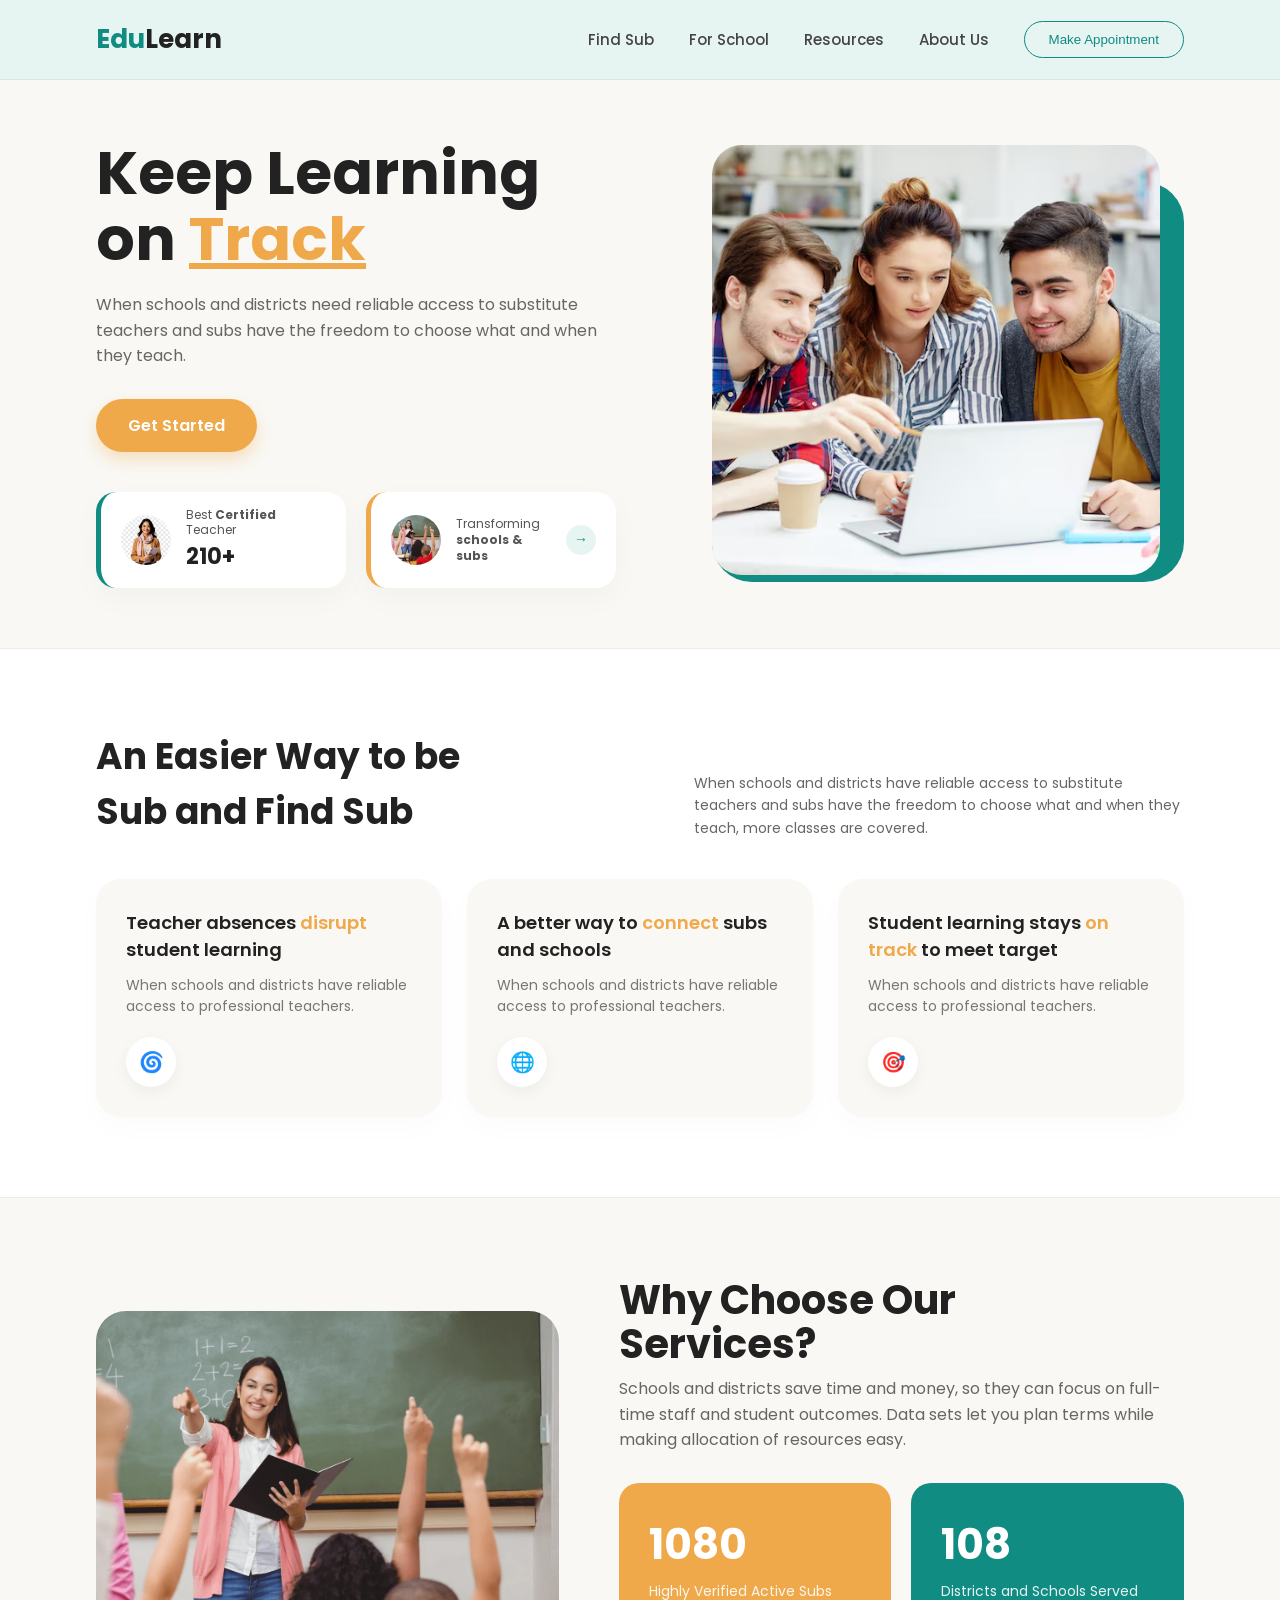
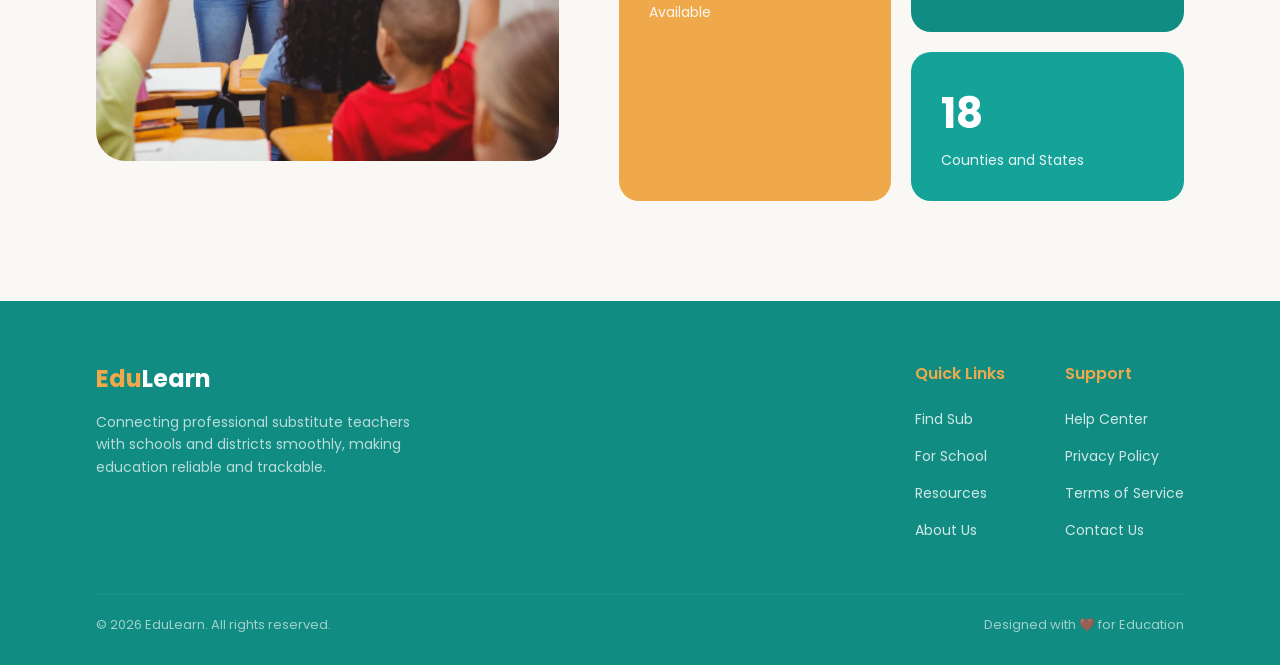
<file: index.html>
<!DOCTYPE html>
<html lang="en">
<head>
    <meta charset="UTF-8">
    <meta name="viewport" content="width=device-width, initial-scale=1.0">
    <title>EduLearn - Perfect Educational Website</title>
    
    <link href="https://fonts.googleapis.com/css2?family=Poppins:wght@300;400;500;600;700&display=swap" rel="stylesheet">
    <link rel="stylesheet" href="home.css">
</head>
<body>

    <div class="nav">
        <div class="container">
            <a href="index.html" class="logo-link"><h2 class="logo"><span>Edu</span>Learn</h2></a>
            <div class="nav-right">
                <ul class="navlinks" id="navLinks">
                    <li><a href="find-sub.html">Find Sub</a></li>
                    <li><a href="for-school.html">For School</a></li>
                    <li><a href="resources.html">Resources</a></li>
                    <li><a href="about-us.html">About Us</a></li>
                    <li class="nav-btn-container">
                        <button class="nav-btn" id="mainAppointmentBtn">Make Appointment</button>
                    </li>
                </ul>

                <div id="desktopNavBtnContainer">
                    <button class="nav-btn" id="desktopAppointmentBtn">Make Appointment</button>
                </div>

                <button class="menu-toggle" id="menuToggle">
                    <span></span>
                    <span></span>
                    <span></span>
                </button>
            </div>
        </div>
    </div>

    <div class="hero-section">
        <div class="hero container">
            <div class="hero-left">
                <h1 class="hero-title">Keep Learning <br> on <span>Track</span></h1>
                <p class="hero-desc">When schools and districts need reliable access to substitute teachers and subs have the freedom to choose what and when they teach.</p>
                <a href="for-school.html" class="cta-btn">Get Started</a>

                <div class="hero-cards">
                    <div class="mini-card teacher-card">
                        <img src="teacher.png" alt="Teacher" class="profile-pic">
                        <div>
                            <p>Best <b>Certified</b> Teacher</p>
                            <h3>210+</h3>
                        </div>
                    </div>
                    
                    <div class="mini-card school-card">
                        <div class="card-left-part">
                            <img src="learn.webp" alt="Classroom Study" class="profile-pic">
                            <div>
                                <p>Transforming <br><b>schools & subs</b></p>
                            </div>
                        </div>
                        <div class="arrow">→</div>
                    </div>
                </div>
            </div>
            
            <div class="hero-right">
                <div class="green-shape"></div>
                <img src="student.avif" alt="Students Learning" class="main-student-img">
            </div>
        </div>
    </div>

    <div class="features-section">
        <div class="container">
            <div class="section-header">
                <h2 class="section-title">An Easier Way to be Sub and Find Sub</h2>
                <p class="section-desc">When schools and districts have reliable access to substitute teachers and subs have the freedom to choose what and when they teach, more classes are covered.</p>
            </div>

            <div class="features-grid">
                <div class="feature-item">
                    <h4>Teacher absences <span>disrupt</span> student learning</h4>
                    <p>When schools and districts have reliable access to professional teachers.</p>
                    <div class="round-icon-box">🌀</div>
                </div>
                <div class="feature-item">
                    <h4>A better way to <span>connect</span> subs and schools</h4>
                    <p>When schools and districts have reliable access to professional teachers.</p>
                    <div class="round-icon-box">🌐</div>
                </div>
                <div class="feature-item">
                    <h4>Student learning stays <span>on track</span> to meet target</h4>
                    <p>When schools and districts have reliable access to professional teachers.</p>
                    <div class="round-icon-box">🎯</div>
                </div>
            </div>
        </div>
    </div>

    <div class="services-section">
        <div class="container">
            <div class="services-container">
                <div class="services-left">
                    <img src="learn.webp" alt="Classroom Study" class="services-img">
                </div>
                <div class="services-right">
                    <h2 class="hero-title" style="font-size: 40px; margin-bottom: 10px;">Why Choose Our <br>Services?</h2>
                    <p style="color: #666; line-height: 1.6;">Schools and districts save time and money, so they can focus on full-time staff and student outcomes. Data sets let you plan terms while making allocation of resources easy.</p>
                    
                    <div class="stats-grid" id="statsSection">
                        <div class="stat-box box-orange">
                            <h2 class="counter" data-target="3000">0</h2>
                            <p>Highly Verified Active Subs Available</p>
                        </div>
                        <div class="stat-box box-teal-1">
                            <h2 class="counter" data-target="300">0</h2>
                            <p>Districts and Schools Served</p>
                        </div>
                        <div class="stat-box box-teal-2">
                            <h2 class="counter" data-target="48">0</h2>
                            <p>Counties and States</p>
                        </div>
                    </div>
                </div>
            </div>
        </div>
    </div>

    <footer class="footer">
        <div class="container">
            <div class="footer-content">
                <div class="footer-brand">
                    <h2><span>Edu</span>Learn</h2>
                    <p>Connecting professional substitute teachers with schools and districts smoothly, making education reliable and trackable.</p>
                </div>
                <div class="footer-links-group">
                    <div class="footer-column">
                        <h5>Quick Links</h5>
                        <ul>
                            <li><a href="find-sub.html">Find Sub</a></li>
                            <li><a href="for-school.html">For School</a></li>
                            <li><a href="resources.html">Resources</a></li>
                            <li><a href="about-us.html">About Us</a></li>
                        </ul>
                    </div>
                    <div class="footer-column">
                        <h5>Support</h5>
                        <ul>
                            <li><a href="#">Help Center</a></li>
                            <li><a href="#">Privacy Policy</a></li>
                            <li><a href="#">Terms of Service</a></li>
                            <li><a href="#">Contact Us</a></li>
                        </ul>
                    </div>
                </div>
            </div>
            <div class="footer-bottom">
                <p>&copy; 2026 EduLearn. All rights reserved.</p>
                <p>Designed with ❤️ for Education</p>
            </div>
        </div>
    </footer>

    <div class="modal-overlay" id="appointmentModal">
        <div class="modal-box">
            <button class="modal-close" id="closeModal">&times;</button>
            <h3>Book an Appointment</h3>
            <form id="appointmentForm">
                <input type="text" placeholder="Your Name" required>
                <input type="email" placeholder="Your Email Address" required>
                <input type="date" required>
                <button type="submit" class="submit-btn">Submit Request</button>
            </form>
        </div>
    </div>
<script src="home.js"></script> 
</body>
</html>
</file>
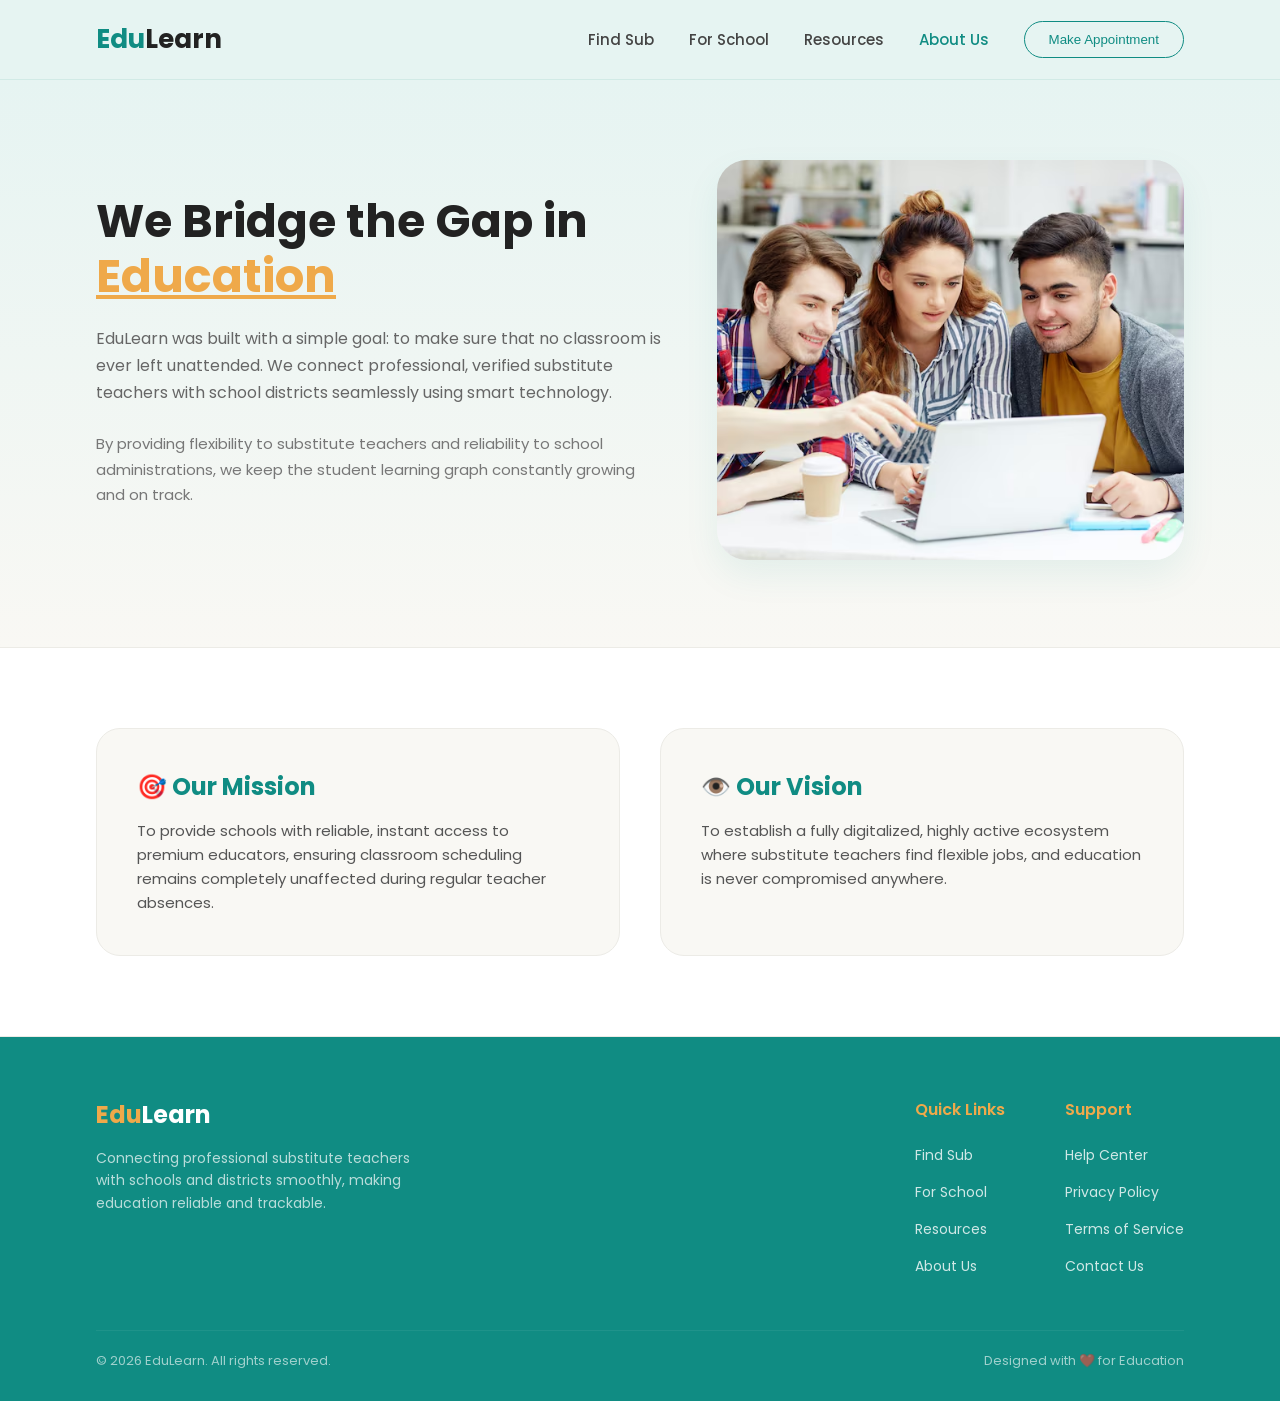
<file: about-us.html>
<!DOCTYPE html>
<html lang="en">
<head>
    <meta charset="UTF-8">
    <meta name="viewport" content="width=device-width, initial-scale=1.0">
    <title>About Us - EduLearn</title>
    
    <link href="https://fonts.googleapis.com/css2?family=Poppins:wght@300;400;500;600;700&display=swap" rel="stylesheet">
    <link rel="stylesheet" href="about-us.css">
</head>
<body>

    <div class="nav">
        <div class="container">
            <a href="index.html" class="logo-link"><h2 class="logo"><span>Edu</span>Learn</h2></a>
            <div class="nav-right">
                <ul class="navlinks" id="navLinks">
                    <li><a href="find-sub.html">Find Sub</a></li>
                    <li><a href="for-school.html">For School</a></li>
                    <li><a href="resources.html">Resources</a></li>
                    <li><a href="about-us.html" class="active">About Us</a></li>
                    <li class="nav-btn-container">
                        <button class="nav-btn" id="mainAppointmentBtn">Make Appointment</button>
                    </li>
                </ul>

                <div id="desktopNavBtnContainer">
                    <button class="nav-btn" id="desktopAppointmentBtn">Make Appointment</button>
                </div>

                <button class="menu-toggle" id="menuToggle">
                    <span></span>
                    <span></span>
                    <span></span>
                </button>
            </div>
        </div>
    </div>

    <div class="about-hero">
        <div class="container">
            <div class="about-flex">
                <div class="about-text">
                    <h1 class="page-title">We Bridge the Gap in <span>Education</span></h1>
                    <p class="page-desc">EduLearn was built with a simple goal: to make sure that no classroom is ever left unattended. We connect professional, verified substitute teachers with school districts seamlessly using smart technology.</p>
                    <p class="page-desc" style="color: #777; font-size: 15px;">By providing flexibility to substitute teachers and reliability to school administrations, we keep the student learning graph constantly growing and on track.</p>
                </div>
                <div class="about-image-side">
                    <img src="student.avif" alt="Our Motivation" class="about-main-img">
                </div>
            </div>
        </div>
    </div>

    <div class="vision-section">
        <div class="container">
            <div class="vision-grid">
                
                <div class="vision-box">
                    <h3>🎯 Our Mission</h3>
                    <p>To provide schools with reliable, instant access to premium educators, ensuring classroom scheduling remains completely unaffected during regular teacher absences.</p>
                </div>

                <div class="vision-box">
                    <h3>👁️ Our Vision</h3>
                    <p>To establish a fully digitalized, highly active ecosystem where substitute teachers find flexible jobs, and education is never compromised anywhere.</p>
                </div>

            </div>
        </div>
    </div>

    <footer class="footer">
        <div class="container">
            <div class="footer-content">
                <div class="footer-brand">
                    <h2><span>Edu</span>Learn</h2>
                    <p>Connecting professional substitute teachers with schools and districts smoothly, making education reliable and trackable.</p>
                </div>
                <div class="footer-links-group">
                    <div class="footer-column">
                        <h5>Quick Links</h5>
                        <ul>
                            <li><a href="find-sub.html">Find Sub</a></li>
                            <li><a href="for-school.html">For School</a></li>
                            <li><a href="resources.html">Resources</a></li>
                            <li><a href="about-us.html">About Us</a></li>
                        </ul>
                    </div>
                    <div class="footer-column">
                        <h5>Support</h5>
                        <ul>
                            <li><a href="#">Help Center</a></li>
                            <li><a href="#">Privacy Policy</a></li>
                            <li><a href="#">Terms of Service</a></li>
                            <li><a href="#">Contact Us</a></li>
                        </ul>
                    </div>
                </div>
            </div>
            <div class="footer-bottom">
                <p>&copy; 2026 EduLearn. All rights reserved.</p>
                <p>Designed with ❤️ for Education</p>
            </div>
        </div>
    </footer>

    <div class="modal-overlay" id="appointmentModal">
        <div class="modal-box">
            <button class="modal-close" id="closeModal">&times;</button>
            <h3>Book an Appointment</h3>
            <form id="appointmentForm">
                <input type="text" placeholder="Your Name" required>
                <input type="email" placeholder="Your Email Address" required>
                <input type="date" required>
                <button type="submit" class="submit-btn">Submit Request</button>
            </form>
        </div>
    </div>
<script src="about-us.js"></script>
</body>
</html>
</file>
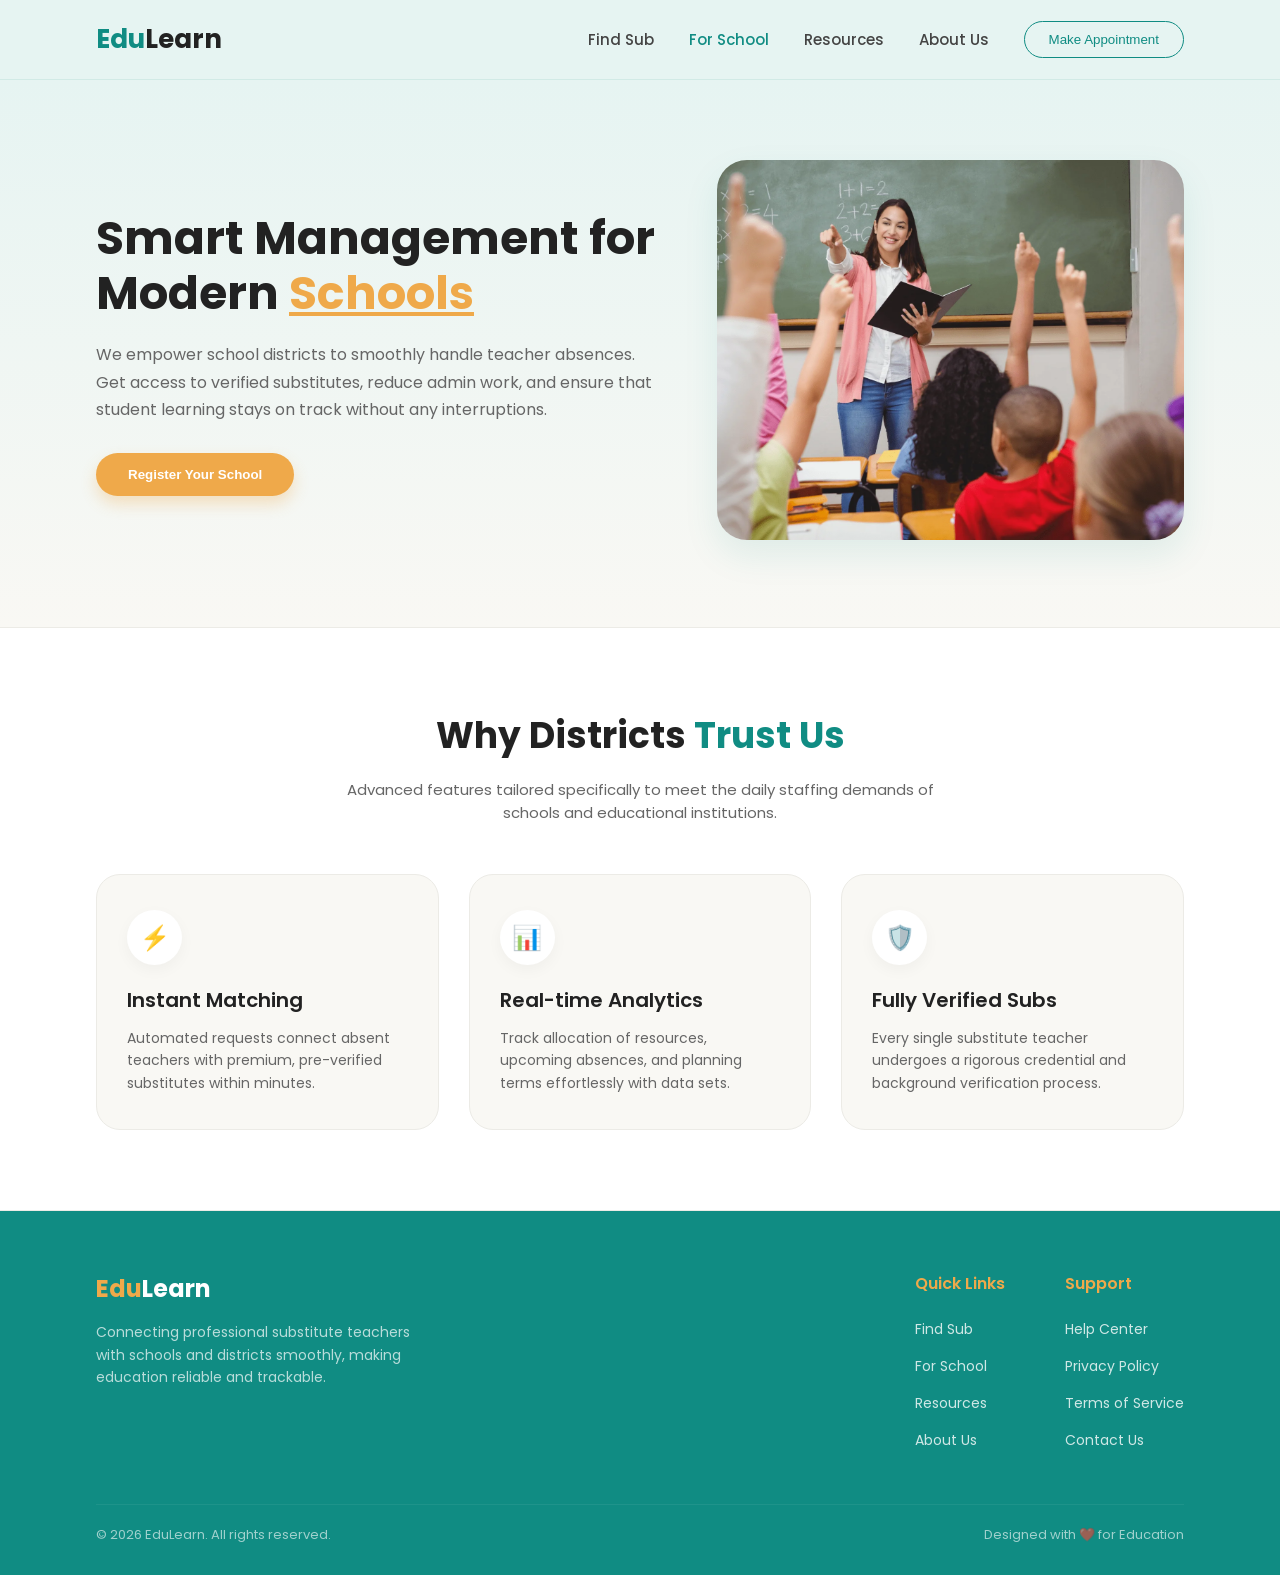
<file: for-school.html>
<!DOCTYPE html>
<html lang="en">

<head>
    <meta charset="UTF-8">
    <meta name="viewport" content="width=device-width, initial-scale=1.0">
    <title>For School - EduLearn</title>

    <link href="https://fonts.googleapis.com/css2?family=Poppins:wght@300;400;500;600;700&display=swap"
        rel="stylesheet">
    <link rel="stylesheet" href="for-school.css">
</head>

<body>

    <div class="nav">
        <div class="container">
            <a href="index.html" class="logo-link">
                <h2 class="logo"><span>Edu</span>Learn</h2>
            </a>
            <div class="nav-right">
                <ul class="navlinks" id="navLinks">
                    <li><a href="find-sub.html">Find Sub</a></li>
                    <li><a href="for-school.html" class="active">For School</a></li>
                    <li><a href="resources.html">Resources</a></li>
                    <li><a href="about-us.html">About Us</a></li>
                    <li class="nav-btn-container">
                        <button class="nav-btn" id="mainAppointmentBtn">Make Appointment</button>
                    </li>
                </ul>

                <div id="desktopNavBtnContainer">
                    <button class="nav-btn" id="desktopAppointmentBtn">Make Appointment</button>
                </div>

                <button class="menu-toggle" id="menuToggle">
                    <span></span>
                    <span></span>
                    <span></span>
                </button>
            </div>
        </div>
    </div>

    <div class="school-hero">
        <div class="container">
            <div class="hero-flex">
                <div class="hero-text">
                    <h1 class="page-title">Smart Management for Modern <span>Schools</span></h1>
                    <p class="page-desc">We empower school districts to smoothly handle teacher absences. Get access to
                        verified substitutes, reduce admin work, and ensure that student learning stays on track without
                        any interruptions.</p>
                    <button class="cta-btn-orange" id="registerSchoolBtn">Register Your School</button>
                </div>
                <div class="hero-image">
                    <img src="learn.webp" alt="School Class Management" class="school-img">
                </div>
            </div>
        </div>
    </div>

    <div class="benefits-section">
        <div class="container">
            <div class="section-center-header">
                <h2>Why Districts <span>Trust Us</span></h2>
                <p>Advanced features tailored specifically to meet the daily staffing demands of schools and educational
                    institutions.</p>
            </div>

            <div class="benefits-grid">
                <div class="benefit-card">
                    <div class="icon-circle">⚡</div>
                    <h4>Instant Matching</h4>
                    <p>Automated requests connect absent teachers with premium, pre-verified substitutes within minutes.
                    </p>
                </div>

                <div class="benefit-card">
                    <div class="icon-circle">📊</div>
                    <h4>Real-time Analytics</h4>
                    <p>Track allocation of resources, upcoming absences, and planning terms effortlessly with data sets.
                    </p>
                </div>

                <div class="benefit-card">
                    <div class="icon-circle">🛡️</div>
                    <h4>Fully Verified Subs</h4>
                    <p>Every single substitute teacher undergoes a rigorous credential and background verification
                        process.</p>
                </div>
            </div>
        </div>
    </div>

    <footer class="footer">
        <div class="container">
            <div class="footer-content">
                <div class="footer-brand">
                    <h2><span>Edu</span>Learn</h2>
                    <p>Connecting professional substitute teachers with schools and districts smoothly, making education
                        reliable and trackable.</p>
                </div>
                <div class="footer-links-group">
                    <div class="footer-column">
                        <h5>Quick Links</h5>
                        <ul>
                            <li><a href="find-sub.html">Find Sub</a></li>
                            <li><a href="for-school.html">For School</a></li>
                            <li><a href="resources.html">Resources</a></li>
                            <li><a href="about-us.html">About Us</a></li>
                        </ul>
                    </div>
                    <div class="footer-column">
                        <h5>Support</h5>
                        <ul>
                            <li><a href="#">Help Center</a></li>
                            <li><a href="#">Privacy Policy</a></li>
                            <li><a href="#">Terms of Service</a></li>
                            <li><a href="#">Contact Us</a></li>
                        </ul>
                    </div>
                </div>
            </div>
            <div class="footer-bottom">
                <p>&copy; 2026 EduLearn. All rights reserved.</p>
                <p>Designed with ❤️ for Education</p>
            </div>
        </div>
    </footer>

    <div class="modal-overlay" id="appointmentModal">
        <div class="modal-box">
            <button class="modal-close" id="closeModal">&times;</button>
            <h3>Book an Appointment</h3>
            <form id="appointmentForm">
                <input type="text" placeholder="Your Name" required>
                <input type="email" placeholder="Your Email Address" required>
                <input type="date" required>
                <button type="submit" class="submit-btn">Submit Request</button>
            </form>
        </div>
    </div>
    <script src="for-school.js"></script>
</body>

</html>
</file>
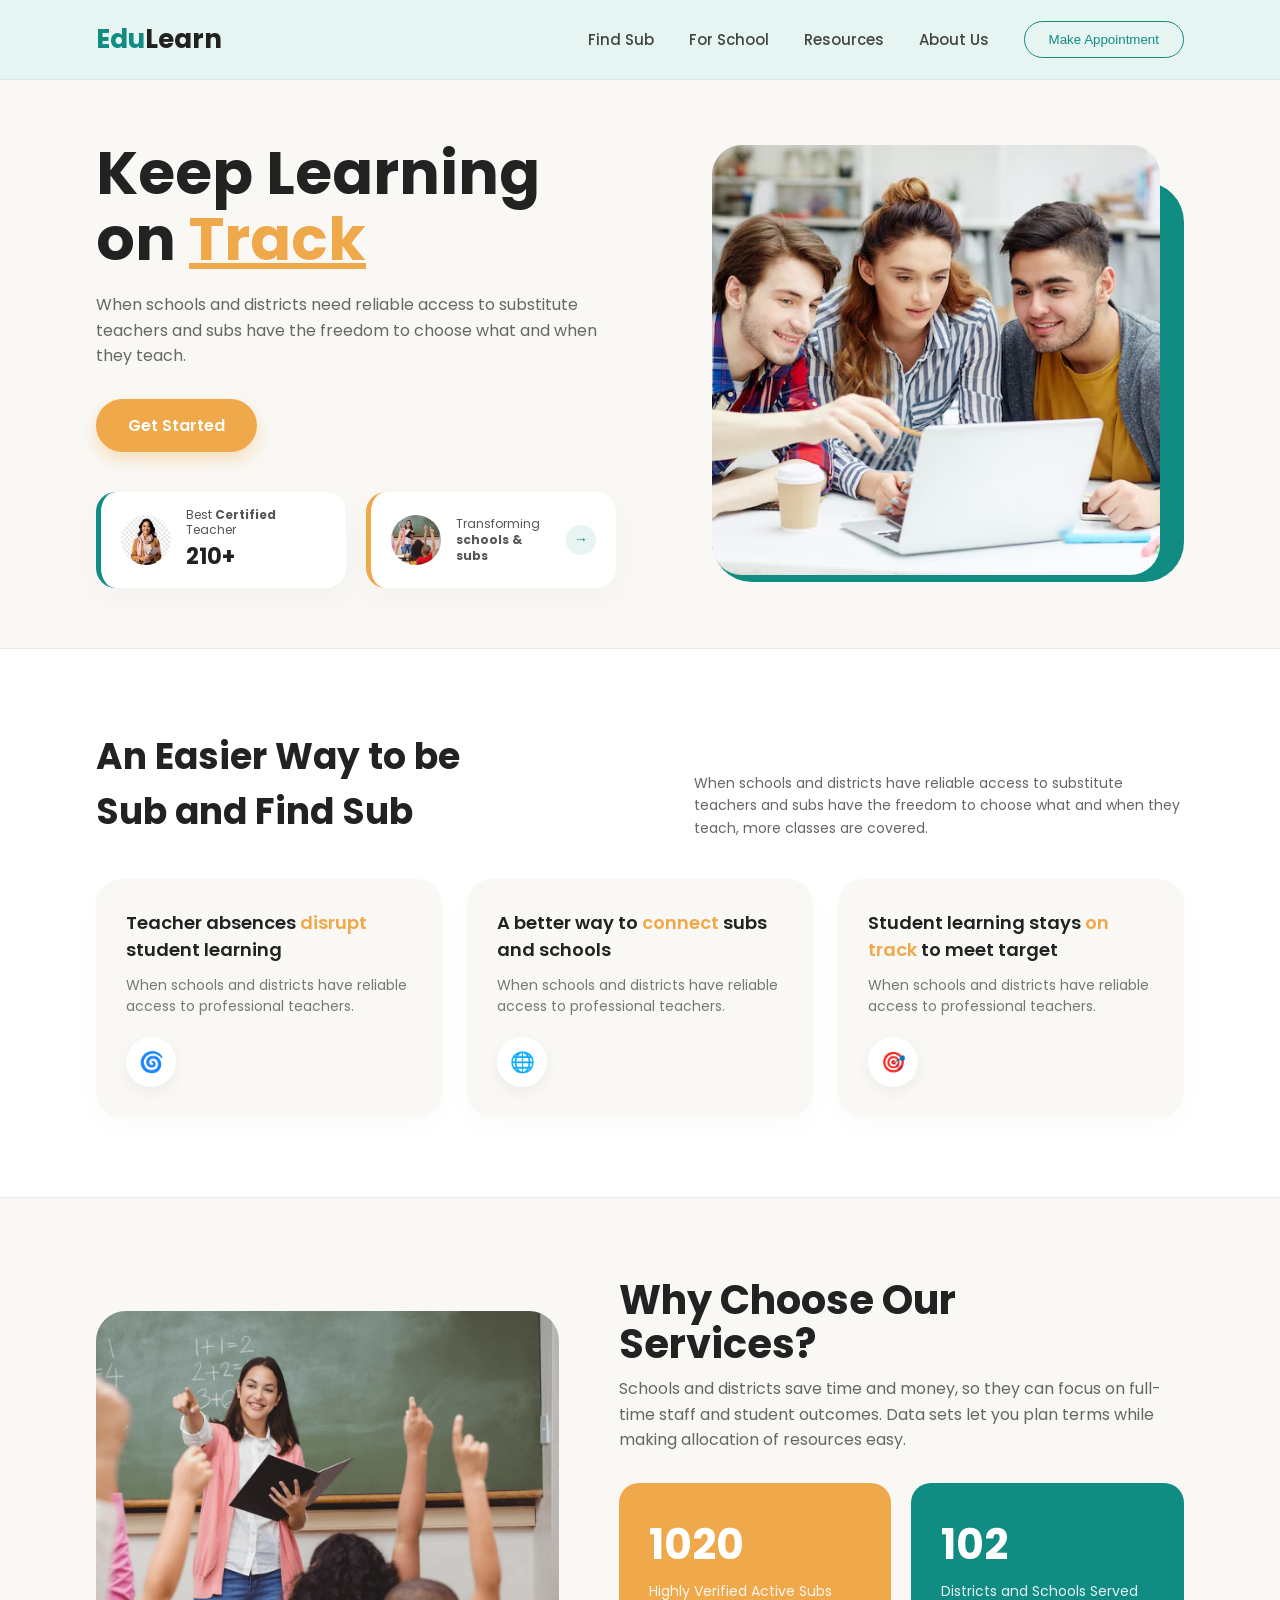
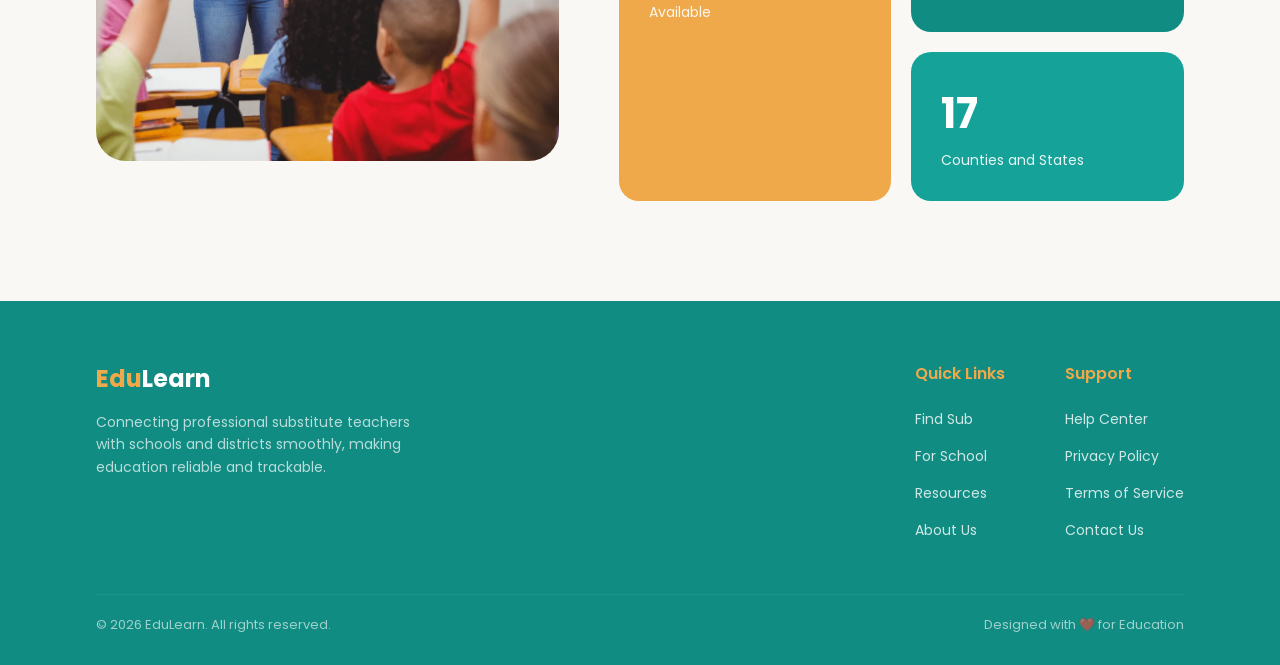
<file: home.html>
<!DOCTYPE html>
<html lang="en">
<head>
    <meta charset="UTF-8">
    <meta name="viewport" content="width=device-width, initial-scale=1.0">
    <title>EduLearn - Perfect Educational Website</title>
    
    <link href="https://fonts.googleapis.com/css2?family=Poppins:wght@300;400;500;600;700&display=swap" rel="stylesheet">
    <link rel="stylesheet" href="home.css">
</head>
<body>

    <div class="nav">
        <div class="container">
            <a href="index.html" class="logo-link"><h2 class="logo"><span>Edu</span>Learn</h2></a>
            <div class="nav-right">
                <ul class="navlinks" id="navLinks">
                    <li><a href="find-sub.html">Find Sub</a></li>
                    <li><a href="for-school.html">For School</a></li>
                    <li><a href="resources.html">Resources</a></li>
                    <li><a href="about-us.html">About Us</a></li>
                    <li class="nav-btn-container">
                        <button class="nav-btn" id="mainAppointmentBtn">Make Appointment</button>
                    </li>
                </ul>

                <div id="desktopNavBtnContainer">
                    <button class="nav-btn" id="desktopAppointmentBtn">Make Appointment</button>
                </div>

                <button class="menu-toggle" id="menuToggle">
                    <span></span>
                    <span></span>
                    <span></span>
                </button>
            </div>
        </div>
    </div>

    <div class="hero-section">
        <div class="hero container">
            <div class="hero-left">
                <h1 class="hero-title">Keep Learning <br> on <span>Track</span></h1>
                <p class="hero-desc">When schools and districts need reliable access to substitute teachers and subs have the freedom to choose what and when they teach.</p>
                <a href="for-school.html" class="cta-btn">Get Started</a>

                <div class="hero-cards">
                    <div class="mini-card teacher-card">
                        <img src="teacher.png" alt="Teacher" class="profile-pic">
                        <div>
                            <p>Best <b>Certified</b> Teacher</p>
                            <h3>210+</h3>
                        </div>
                    </div>
                    
                    <div class="mini-card school-card">
                        <div class="card-left-part">
                            <img src="learn.webp" alt="Classroom Study" class="profile-pic">
                            <div>
                                <p>Transforming <br><b>schools & subs</b></p>
                            </div>
                        </div>
                        <div class="arrow">→</div>
                    </div>
                </div>
            </div>
            
            <div class="hero-right">
                <div class="green-shape"></div>
                <img src="student.avif" alt="Students Learning" class="main-student-img">
            </div>
        </div>
    </div>

    <div class="features-section">
        <div class="container">
            <div class="section-header">
                <h2 class="section-title">An Easier Way to be Sub and Find Sub</h2>
                <p class="section-desc">When schools and districts have reliable access to substitute teachers and subs have the freedom to choose what and when they teach, more classes are covered.</p>
            </div>

            <div class="features-grid">
                <div class="feature-item">
                    <h4>Teacher absences <span>disrupt</span> student learning</h4>
                    <p>When schools and districts have reliable access to professional teachers.</p>
                    <div class="round-icon-box">🌀</div>
                </div>
                <div class="feature-item">
                    <h4>A better way to <span>connect</span> subs and schools</h4>
                    <p>When schools and districts have reliable access to professional teachers.</p>
                    <div class="round-icon-box">🌐</div>
                </div>
                <div class="feature-item">
                    <h4>Student learning stays <span>on track</span> to meet target</h4>
                    <p>When schools and districts have reliable access to professional teachers.</p>
                    <div class="round-icon-box">🎯</div>
                </div>
            </div>
        </div>
    </div>

    <div class="services-section">
        <div class="container">
            <div class="services-container">
                <div class="services-left">
                    <img src="learn.webp" alt="Classroom Study" class="services-img">
                </div>
                <div class="services-right">
                    <h2 class="hero-title" style="font-size: 40px; margin-bottom: 10px;">Why Choose Our <br>Services?</h2>
                    <p style="color: #666; line-height: 1.6;">Schools and districts save time and money, so they can focus on full-time staff and student outcomes. Data sets let you plan terms while making allocation of resources easy.</p>
                    
                    <div class="stats-grid" id="statsSection">
                        <div class="stat-box box-orange">
                            <h2 class="counter" data-target="3000">0</h2>
                            <p>Highly Verified Active Subs Available</p>
                        </div>
                        <div class="stat-box box-teal-1">
                            <h2 class="counter" data-target="300">0</h2>
                            <p>Districts and Schools Served</p>
                        </div>
                        <div class="stat-box box-teal-2">
                            <h2 class="counter" data-target="48">0</h2>
                            <p>Counties and States</p>
                        </div>
                    </div>
                </div>
            </div>
        </div>
    </div>

    <footer class="footer">
        <div class="container">
            <div class="footer-content">
                <div class="footer-brand">
                    <h2><span>Edu</span>Learn</h2>
                    <p>Connecting professional substitute teachers with schools and districts smoothly, making education reliable and trackable.</p>
                </div>
                <div class="footer-links-group">
                    <div class="footer-column">
                        <h5>Quick Links</h5>
                        <ul>
                            <li><a href="find-sub.html">Find Sub</a></li>
                            <li><a href="for-school.html">For School</a></li>
                            <li><a href="resources.html">Resources</a></li>
                            <li><a href="about-us.html">About Us</a></li>
                        </ul>
                    </div>
                    <div class="footer-column">
                        <h5>Support</h5>
                        <ul>
                            <li><a href="#">Help Center</a></li>
                            <li><a href="#">Privacy Policy</a></li>
                            <li><a href="#">Terms of Service</a></li>
                            <li><a href="#">Contact Us</a></li>
                        </ul>
                    </div>
                </div>
            </div>
            <div class="footer-bottom">
                <p>&copy; 2026 EduLearn. All rights reserved.</p>
                <p>Designed with ❤️ for Education</p>
            </div>
        </div>
    </footer>

    <div class="modal-overlay" id="appointmentModal">
        <div class="modal-box">
            <button class="modal-close" id="closeModal">&times;</button>
            <h3>Book an Appointment</h3>
            <form id="appointmentForm">
                <input type="text" placeholder="Your Name" required>
                <input type="email" placeholder="Your Email Address" required>
                <input type="date" required>
                <button type="submit" class="submit-btn">Submit Request</button>
            </form>
        </div>
    </div>
<script src="home.js"></script> 
</body>
</html>
</file>
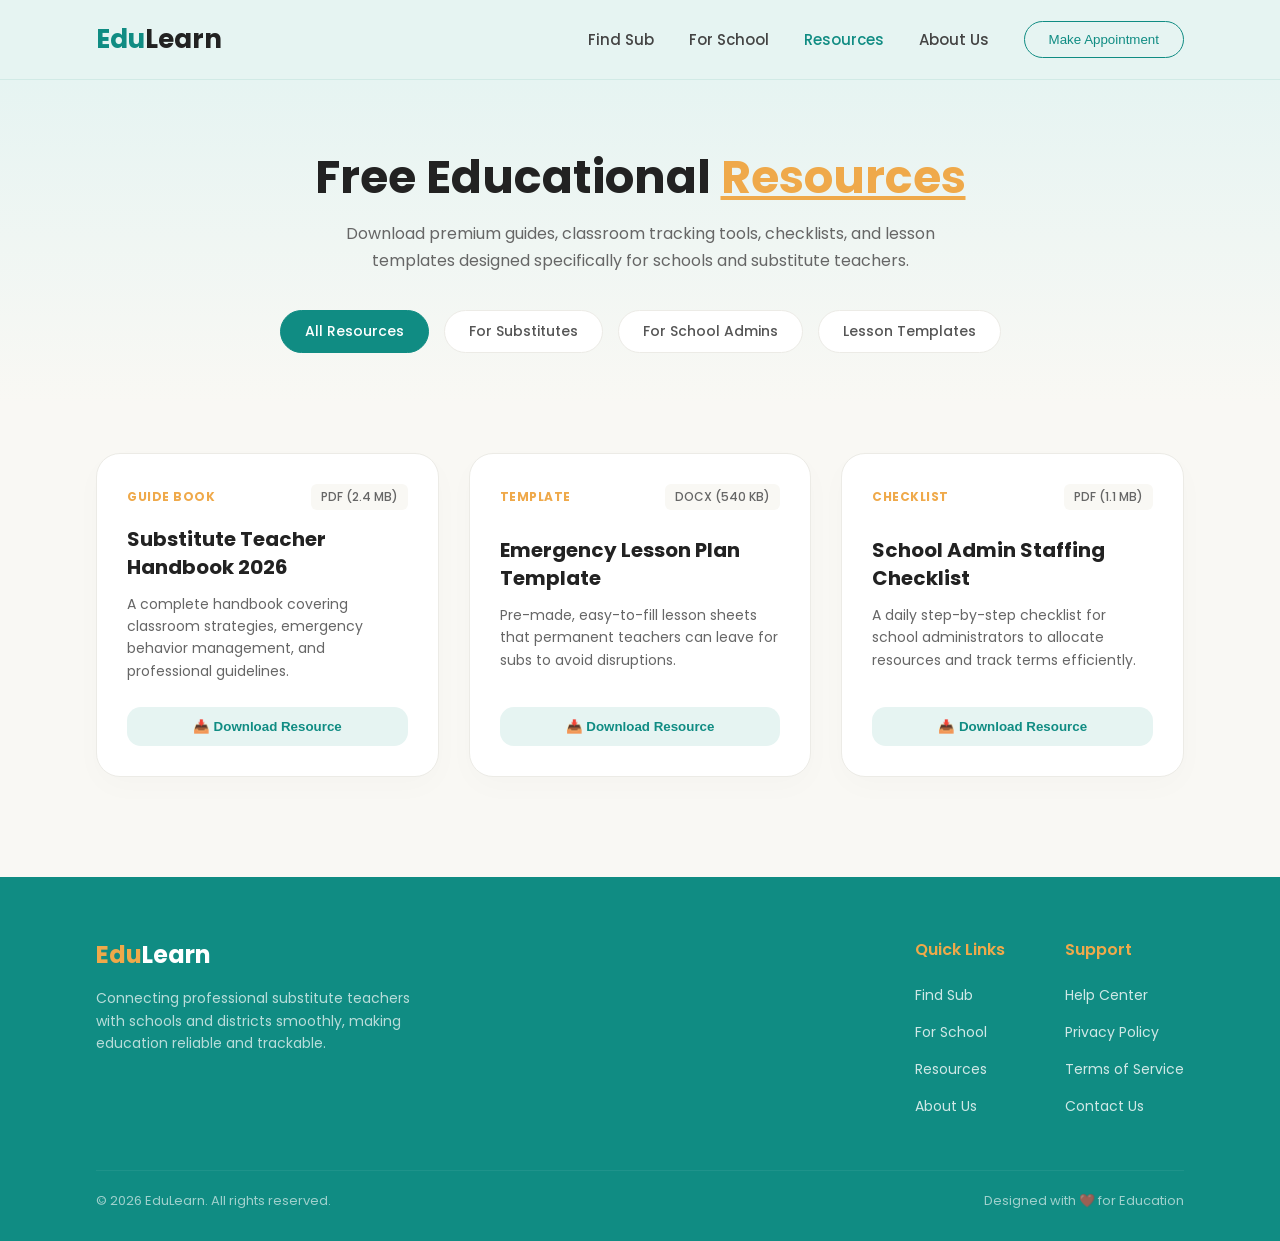
<file: resources.html>
<!DOCTYPE html>
<html lang="en">

<head>
    <meta charset="UTF-8">
    <meta name="viewport" content="width=device-width, initial-scale=1.0">
    <title>Resources - EduLearn</title>

    <link href="https://fonts.googleapis.com/css2?family=Poppins:wght@300;400;500;600;700&display=swap"
        rel="stylesheet">
    <link rel="stylesheet" href="resource.css">
</head>

<body>

    <div class="nav">
        <div class="container">
            <a href="index.html" class="logo-link">
                <h2 class="logo"><span>Edu</span>Learn</h2>
            </a>
            <div class="nav-right">
                <ul class="navlinks" id="navLinks">
                    <li><a href="find-sub.html">Find Sub</a></li>
                    <li><a href="for-school.html">For School</a></li>
                    <li><a href="resources.html" class="active">Resources</a></li>
                    <li><a href="about-us.html">About Us</a></li>
                    <li class="nav-btn-container">
                        <button class="nav-btn" id="mainAppointmentBtn">Make Appointment</button>
                    </li>
                </ul>

                <div id="desktopNavBtnContainer">
                    <button class="nav-btn" id="desktopAppointmentBtn">Make Appointment</button>
                </div>

                <button class="menu-toggle" id="menuToggle">
                    <span></span>
                    <span></span>
                    <span></span>
                </button>
            </div>
        </div>
    </div>

    <div class="resources-hero">
        <div class="container">
            <h1 class="page-title">Free Educational <span>Resources</span></h1>
            <p class="page-desc">Download premium guides, classroom tracking tools, checklists, and lesson templates
                designed specifically for schools and substitute teachers.</p>

            <div class="filter-tabs">
                <button class="tab-btn active">All Resources</button>
                <button class="tab-btn">For Substitutes</button>
                <button class="tab-btn">For School Admins</button>
                <button class="tab-btn">Lesson Templates</button>
            </div>
        </div>
    </div>

    <div class="resources-section">
        <div class="container">
            <div class="resources-grid">

                <div class="resource-card">
                    <div class="card-meta">
                        <span class="resource-type">Guide Book</span>
                        <span class="resource-format">PDF (2.4 MB)</span>
                    </div>
                    <div>
                        <h3 class="resource-title">Substitute Teacher Handbook 2026</h3>
                        <p class="resource-desc">A complete handbook covering classroom strategies, emergency behavior
                            management, and professional guidelines.</p>
                    </div>
                    <button class="download-btn">📥 Download Resource</button>
                </div>

                <div class="resource-card">
                    <div class="card-meta">
                        <span class="resource-type">Template</span>
                        <span class="resource-format">DOCX (540 KB)</span>
                    </div>
                    <div>
                        <h3 class="resource-title">Emergency Lesson Plan Template</h3>
                        <p class="resource-desc">Pre-made, easy-to-fill lesson sheets that permanent teachers can leave
                            for subs to avoid disruptions.</p>
                    </div>
                    <button class="download-btn">📥 Download Resource</button>
                </div>

                <div class="resource-card">
                    <div class="card-meta">
                        <span class="resource-type">Checklist</span>
                        <span class="resource-format">PDF (1.1 MB)</span>
                    </div>
                    <div>
                        <h3 class="resource-title">School Admin Staffing Checklist</h3>
                        <p class="resource-desc">A daily step-by-step checklist for school administrators to allocate
                            resources and track terms efficiently.</p>
                    </div>
                    <button class="download-btn">📥 Download Resource</button>
                </div>

            </div>
        </div>
    </div>

    <footer class="footer">
        <div class="container">
            <div class="footer-content">
                <div class="footer-brand">
                    <h2><span>Edu</span>Learn</h2>
                    <p>Connecting professional substitute teachers with schools and districts smoothly, making education
                        reliable and trackable.</p>
                </div>
                <div class="footer-links-group">
                    <div class="footer-column">
                        <h5>Quick Links</h5>
                        <ul>
                            <li><a href="find-sub.html">Find Sub</a></li>
                            <li><a href="for-school.html">For School</a></li>
                            <li><a href="resources.html">Resources</a></li>
                            <li><a href="about-us.html">About Us</a></li>
                        </ul>
                    </div>
                    <div class="footer-column">
                        <h5>Support</h5>
                        <ul>
                            <li><a href="#">Help Center</a></li>
                            <li><a href="#">Privacy Policy</a></li>
                            <li><a href="#">Terms of Service</a></li>
                            <li><a href="#">Contact Us</a></li>
                        </ul>
                    </div>
                </div>
            </div>
            <div class="footer-bottom">
                <p>&copy; 2026 EduLearn. All rights reserved.</p>
                <p>Designed with ❤️ for Education</p>
            </div>
        </div>
    </footer>

    <div class="modal-overlay" id="appointmentModal">
        <div class="modal-box">
            <button class="modal-close" id="closeModal">&times;</button>
            <h3>Book an Appointment</h3>
            <form id="appointmentForm">
                <input type="text" placeholder="Your Name" required>
                <input type="email" placeholder="Your Email Address" required>
                <input type="date" required>
                <button type="submit" class="submit-btn">Submit Request</button>
            </form>
        </div>
    </div>
<script src="resource.js"></script>
</body>

</html>
</file>
<file: home.css>
* {
            margin: 0;
            padding: 0;
            box-sizing: border-box;
        }

        body {
            background-color: #F9F8F4;
            font-family: 'Poppins', sans-serif;
            color: #222222;
            overflow-x: hidden;
        }

        .container {
            width: 85%;
            max-width: 1200px;
            margin: 0 auto;
        }

        .nav {
            width: 100%;
            padding: 20px 0;
            background-color: #E6F4F2;
            border-bottom: 1px solid #D1EAE6;
            position: relative;
            z-index: 100;
        }

        .nav .container {
            display: flex;
            justify-content: space-between;
            align-items: center;
        }

        .logo-link {
            text-decoration: none;
            color: inherit;
        }

        .logo {
            font-size: 26px;
            font-weight: 700;
        }

        .logo span {
            color: #108C83;
        }

        .nav-right {
            display: flex;
            align-items: center;
            gap: 35px;
        }

        .navlinks {
            display: flex;
            gap: 35px;
            list-style: none;
            align-items: center;
        }

        .navlinks a {
            text-decoration: none;
            color: #444;
            font-size: 15px;
            font-weight: 500;
            transition: 0.3s;
        }

        .navlinks a:hover {
            color: #108C83;
        }

        .nav-btn {
            padding: 10px 24px;
            border: 1px solid #108C83;
            border-radius: 30px;
            background: transparent;
            color: #108C83;
            cursor: pointer;
            font-weight: 500;
            transition: 0.3s;
        }

        .nav-btn:hover {
            background: #108C83;
            color: white;
        }

        .menu-toggle {
            display: none;
            flex-direction: column;
            gap: 5px;
            cursor: pointer;
            background: none;
            border: none;
        }

        .menu-toggle span {
            width: 25px;
            height: 3px;
            background-color: #108C83;
            border-radius: 3px;
            transition: 0.3s;
        }

        .hero-section {
            background-color: #F9F8F4;
            padding: 60px 0;
        }

        .hero {
            display: flex;
            justify-content: space-between;
            align-items: center;
            gap: 40px;
        }

        .hero-left {
            width: 55%;
        }

        .hero-title {
            font-size: 60px;
            font-weight: 700;
            line-height: 1.1;
            margin-bottom: 20px;
        }

        .hero-title span {
            color: #EFA94A;
            text-decoration: underline;
        }

        .hero-desc {
            font-size: 16px;
            color: #666;
            line-height: 1.6;
            margin-bottom: 30px;
            width: 90%;
        }

        .cta-btn {
            display: inline-block;
            background: #EFA94A;
            color: white;
            text-decoration: none;
            padding: 14px 32px;
            border-radius: 30px;
            font-weight: 600;
            box-shadow: 0 8px 15px rgba(239, 169, 74, 0.3);
            transition: 0.3s;
        }

        .cta-btn:hover {
            transform: translateY(-3px);
        }

        .hero-cards {
            display: flex;
            gap: 20px;
            margin-top: 40px;
        }

        .mini-card {
            background: white;
            padding: 15px 20px;
            border-radius: 20px;
            width: 250px;
            box-shadow: 0 10px 30px rgba(0, 0, 0, 0.03);
            display: flex;
            align-items: center;
            gap: 15px;
            transition: 0.3s;
        }

        .mini-card:hover {
            transform: scale(1.03);
        }

        .teacher-card {
            border-left: 5px solid #108C83;
        }

        .school-card {
            border-left: 5px solid #EFA94A;
            justify-content: space-between;
        }

        .card-left-part {
            display: flex;
            align-items: center;
            gap: 15px;
        }

        .profile-pic {
            width: 50px;
            height: 50px;
            border-radius: 50%;
            object-fit: cover;
            flex-shrink: 0;
        }

        .mini-card p {
            font-size: 12px;
            color: #555;
            line-height: 1.3;
        }

        .mini-card h3 {
            font-size: 22px;
            font-weight: 700;
            margin-top: 2px;
        }

        .arrow {
            background: #E6F4F2;
            color: #108C83;
            width: 30px;
            height: 30px;
            border-radius: 50%;
            display: flex;
            align-items: center;
            justify-content: center;
            flex-shrink: 0;
            font-weight: bold;
            font-size: 14px;
        }

        .hero-right {
            width: 45%;
            position: relative;
        }

        .green-shape {
            width: 100%;
            height: 400px;
            background: #108C83;
            border-radius: 40px;
            position: absolute;
            bottom: 0;
            z-index: 1;
        }

        .main-student-img {
            width: 95%;
            height: 430px;
            object-fit: cover;
            border-radius: 30px;
            position: relative;
            z-index: 2;
        }

        .features-section {
            background-color: #FFFFFF;
            padding: 80px 0;
            border-top: 1px solid #ECEBE6;
            border-bottom: 1px solid #ECEBE6;
        }

        .section-header {
            display: flex;
            justify-content: space-between;
            align-items: flex-end;
            margin-bottom: 40px;
        }

        .section-title {
            font-size: 36px;
            font-weight: 700;
            width: 40%;
        }

        .section-desc {
            font-size: 14px;
            color: #666;
            width: 45%;
            line-height: 1.6;
        }

        .features-grid {
            display: flex;
            gap: 25px;
        }

        .feature-item {
            background: #F9F8F4;
            padding: 30px;
            border-radius: 25px;
            flex: 1;
            box-shadow: 0 10px 30px rgba(0, 0, 0, 0.02);
            transition: 0.3s;
        }

        .feature-item:hover {
            transform: translateY(-5px);
        }

        .feature-item h4 {
            font-size: 18px;
            margin-bottom: 12px;
            font-weight: 600;
        }

        .feature-item h4 span {
            color: #EFA94A;
        }

        .feature-item p {
            font-size: 14px;
            color: #777;
            line-height: 1.5;
            margin-bottom: 20px;
        }

        .round-icon-box {
            width: 50px;
            height: 50px;
            border-radius: 50%;
            background: white;
            display: flex;
            align-items: center;
            justify-content: center;
            font-size: 20px;
            color: #108C83;
            box-shadow: 0 5px 15px rgba(0, 0, 0, 0.05);
        }

        .services-section {
            background-color: #F9F8F4;
            padding: 80px 0 100px 0;
        }

        .services-container {
            display: flex;
            align-items: center;
            gap: 60px;
        }

        .services-left {
            width: 45%;
        }

        .services-img {
            width: 100%;
            height: 450px;
            object-fit: cover;
            border-radius: 30px;
        }

        .services-right {
            width: 55%;
        }

        .stats-grid {
            display: grid;
            grid-template-columns: repeat(2, 1fr);
            gap: 20px;
            margin-top: 30px;
        }

        .stat-box {
            padding: 30px;
            border-radius: 20px;
            color: white;
        }

        .box-orange {
            background: #EFA94A;
            grid-row: span 2;
        }

        .box-teal-1 {
            background: #108C83;
        }

        .box-teal-2 {
            background: #15A399;
        }

        .stat-box h2 {
            font-size: 42px;
            font-weight: 700;
            margin-bottom: 5px;
        }

        .stat-box p {
            font-size: 14px;
            opacity: 0.9;
        }

        .footer {
            background-color: #108C83;
            color: white;
            padding: 60px 0 30px 0;
        }

        .footer-content {
            display: flex;
            justify-content: space-between;
            margin-bottom: 40px;
            flex-wrap: wrap;
            gap: 30px;
        }

        .footer-brand {
            width: 30%;
        }

        .footer-brand h2 span {
            color: #EFA94A;
        }

        .footer-brand p {
            font-size: 14px;
            opacity: 0.7;
            margin-top: 15px;
            line-height: 1.6;
        }

        .footer-links-group {
            display: flex;
            gap: 60px;
        }

        .footer-column h5 {
            font-size: 16px;
            font-weight: 600;
            margin-bottom: 20px;
            color: #EFA94A;
        }

        .footer-column ul {
            list-style: none;
        }

        .footer-column ul li {
            margin-bottom: 12px;
        }

        .footer-column ul li a {
            color: white;
            text-decoration: none;
            font-size: 14px;
            opacity: 0.8;
            transition: 0.3s;
        }

        .footer-column ul li a:hover {
            opacity: 1;
            text-decoration: underline;
        }

        .footer-bottom {
            border-top: 1px solid rgba(255, 255, 255, 0.1);
            padding-top: 20px;
            display: flex;
            justify-content: space-between;
            font-size: 13px;
            opacity: 0.6;
        }

        .modal-overlay {
            position: fixed;
            top: 0;
            left: 0;
            width: 100%;
            height: 100%;
            background: rgba(0, 0, 0, 0.6);
            display: flex;
            justify-content: center;
            align-items: center;
            opacity: 0;
            pointer-events: none;
            transition: 0.3s ease;
            z-index: 1000;
        }

        .modal-overlay.active {
            opacity: 1;
            pointer-events: auto;
        }

        .modal-box {
            background: white;
            padding: 30px;
            border-radius: 20px;
            width: 400px;
            max-width: 90%;
            box-shadow: 0 10px 30px rgba(0, 0, 0, 0.2);
            position: relative;
            transform: translateY(-30px);
            transition: 0.3s ease;
        }

        .modal-overlay.active .modal-box {
            transform: translateY(0);
        }

        .modal-close {
            position: absolute;
            top: 15px;
            right: 20px;
            font-size: 24px;
            background: none;
            border: none;
            cursor: pointer;
            color: #666;
        }

        .modal-box h3 {
            font-size: 22px;
            margin-bottom: 15px;
            color: #108C83;
        }

        .modal-box input {
            width: 100%;
            padding: 12px;
            margin-bottom: 15px;
            border: 1px solid #CCC;
            border-radius: 8px;
            font-family: inherit;
        }

        .modal-box .submit-btn {
            width: 100%;
            background: #EFA94A;
            color: white;
            border: none;
            padding: 12px;
            border-radius: 8px;
            font-weight: 600;
            cursor: pointer;
            transition: 0.3s;
        }

        .modal-box .submit-btn:hover {
            background: #d99336;
        }

        @media (max-width: 991px) {
            .menu-toggle {
                display: flex;
            }

            .navlinks {
                position: absolute;
                top: 100%;
                left: 0;
                width: 100%;
                background: #E6F4F2;
                flex-direction: column;
                gap: 0;
                text-align: center;
                max-height: 0;
                overflow: hidden;
                transition: max-height 0.3s ease-out;
            }

            .navlinks.open {
                max-height: 320px;
                border-bottom: 1px solid #D1EAE6;
            }

            .navlinks li {
                width: 100%;
                padding: 15px 0;
                border-top: 1px solid rgba(16, 140, 131, 0.1);
            }

            .navlinks .nav-btn-container {
                display: block;
                padding: 10px 0;
            }

            #mainAppointmentBtn {
                display: inline-block;
            }

            #desktopNavBtnContainer {
                display: none;
            }

            .nav .container,
            .hero,
            .features-grid,
            .services-container,
            .section-header,
            .footer-content,
            .footer-bottom {
                flex-direction: column;
                text-align: center;
                align-items: center;
                gap: 30px;
            }

            .hero-left,
            .hero-right,
            .features-grid,
            .services-left,
            .services-right,
            .section-title,
            .section-desc,
            .footer-brand {
                width: 100%;
            }

            .hero-cards,
            .footer-links-group {
                justify-content: center;
                flex-wrap: wrap;
            }

            .stats-grid {
                grid-template-columns: 1fr;
            }

            .hero-title {
                font-size: 42px;
            }
        }

        @media (min-width: 992px) {
            .navlinks .nav-btn-container {
                display: none;
            }
        }
</file>
<file: about-us.css>
* {
            margin: 0;
            padding: 0;
            box-sizing: border-box;
        }

        body {
            background-color: #F9F8F4; 
            font-family: 'Poppins', sans-serif;
            color: #222222;
            overflow-x: hidden;
        }

        .container {
            width: 85%;
            max-width: 1200px;
            margin: 0 auto;
        }

        .nav {
            width: 100%;
            padding: 20px 0;
            background-color: #E6F4F2; 
            border-bottom: 1px solid #D1EAE6;
            position: relative;
            z-index: 100;
        }

        .nav .container {
            display: flex;
            justify-content: space-between;
            align-items: center;
        }

        .logo-link {
            text-decoration: none;
            color: inherit;
        }

        .logo {
            font-size: 26px;
            font-weight: 700;
        }

        .logo span {
            color: #108C83; 
        }

        .nav-right {
            display: flex;
            align-items: center;
            gap: 35px;
        }

        .navlinks {
            display: flex;
            gap: 35px;
            list-style: none;
            align-items: center;
        }

        .navlinks a {
            text-decoration: none;
            color: #444;
            font-size: 15px;
            font-weight: 500;
            transition: 0.3s;
        }

        .navlinks a:hover, .navlinks .active {
            color: #108C83;
        }

        .nav-btn {
            padding: 10px 24px;
            border: 1px solid #108C83;
            border-radius: 30px;
            background: transparent;
            color: #108C83;
            cursor: pointer;
            font-weight: 500;
            transition: 0.3s;
        }

        .nav-btn:hover {
            background: #108C83;
            color: white;
        }

        .menu-toggle {
            display: none;
            flex-direction: column;
            gap: 5px;
            cursor: pointer;
            background: none;
            border: none;
        }

        .menu-toggle span {
            width: 25px;
            height: 3px;
            background-color: #108C83;
            border-radius: 3px;
            transition: 0.3s;
        }

        
        .about-hero {
            background: linear-gradient(180deg, #E6F4F2 0%, #F9F8F4 100%);
            padding: 80px 0;
        }

        .about-flex {
            display: flex;
            justify-content: space-between;
            align-items: center;
            gap: 50px;
        }

        .about-text {
            width: 55%;
        }

        .about-image-side {
            width: 45%;
        }

        .about-main-img {
            width: 100%;
            height: 400px;
            object-fit: cover;
            border-radius: 30px;
            box-shadow: 0 15px 35px rgba(16, 140, 131, 0.08);
        }

        .page-title {
            font-size: 46px;
            font-weight: 700;
            line-height: 1.2;
            margin-bottom: 20px;
        }

        .page-title span {
            color: #EFA94A;
            text-decoration: underline;
        }

        .page-desc {
            font-size: 16px;
            color: #666;
            line-height: 1.7;
            margin-bottom: 25px;
        }

        .vision-section {
            background: #FFFFFF;
            padding: 80px 0;
            border-top: 1px solid #ECEBE6;
            border-bottom: 1px solid #ECEBE6;
        }

        .vision-grid {
            display: flex;
            gap: 40px;
        }

        .vision-box {
            background: #F9F8F4;
            padding: 40px;
            border-radius: 24px;
            flex: 1;
            border: 1px solid #ECEBE6;
            transition: 0.3s ease;
        }

        .vision-box:hover {
            transform: translateY(-5px);
            border-color: #D1EAE6;
            box-shadow: 0 10px 30px rgba(16, 140, 131, 0.04);
        }

        .vision-box h3 {
            font-size: 24px;
            color: #108C83;
            margin-bottom: 15px;
            font-weight: 700;
            display: flex;
            align-items: center;
            gap: 10px;
        }

        .vision-box p {
            font-size: 15px;
            color: #555;
            line-height: 1.6;
        }

        .footer {
            background-color: #108C83; 
            color: white;
            padding: 60px 0 30px 0;
        }

        .footer-content {
            display: flex;
            justify-content: space-between;
            margin-bottom: 40px;
            flex-wrap: wrap;
            gap: 30px;
        }

        .footer-brand {
            width: 30%;
        }

        .footer-brand h2 span {
            color: #EFA94A;
        }

        .footer-brand p {
            font-size: 14px;
            opacity: 0.7;
            margin-top: 15px;
            line-height: 1.6;
        }

        .footer-links-group {
            display: flex;
            gap: 60px;
        }

        .footer-column h5 {
            font-size: 16px;
            font-weight: 600;
            margin-bottom: 20px;
            color: #EFA94A;
        }

        .footer-column ul {
            list-style: none;
        }

        .footer-column ul li {
            margin-bottom: 12px;
        }

        .footer-column ul li a {
            color: white;
            text-decoration: none;
            font-size: 14px;
            opacity: 0.8;
            transition: 0.3s;
        }

        .footer-column ul li a:hover {
            opacity: 1;
            text-decoration: underline;
        }

        .footer-bottom {
            border-top: 1px solid rgba(255,255,255,0.1);
            padding-top: 20px;
            display: flex;
            justify-content: space-between;
            font-size: 13px;
            opacity: 0.6;
        }

        .modal-overlay {
            position: fixed;
            top: 0;
            left: 0;
            width: 100%;
            height: 100%;
            background: rgba(0, 0, 0, 0.6);
            display: flex;
            justify-content: center;
            align-items: center;
            opacity: 0;
            pointer-events: none;
            transition: 0.3s ease;
            z-index: 1000;
        }

        .modal-overlay.active {
            opacity: 1;
            pointer-events: auto;
        }

        .modal-box {
            background: white;
            padding: 30px;
            border-radius: 20px;
            width: 400px;
            max-width: 90%;
            box-shadow: 0 10px 30px rgba(0,0,0,0.2);
            position: relative;
            transform: translateY(-30px);
            transition: 0.3s ease;
        }

        .modal-overlay.active .modal-box {
            transform: translateY(0);
        }

        .modal-close {
            position: absolute;
            top: 15px;
            right: 20px;
            font-size: 24px;
            background: none;
            border: none;
            cursor: pointer;
            color: #666;
        }

        .modal-box h3 {
            font-size: 22px;
            margin-bottom: 15px;
            color: #108C83;
        }

        .modal-box input {
            width: 100%;
            padding: 12px;
            margin-bottom: 15px;
            border: 1px solid #CCC;
            border-radius: 8px;
            font-family: inherit;
        }

        .modal-box .submit-btn {
            width: 100%;
            background: #EFA94A;
            color: white;
            border: none;
            padding: 12px;
            border-radius: 8px;
            font-weight: 600;
            cursor: pointer;
            transition: 0.3s;
        }

        .modal-box .submit-btn:hover {
            background: #d99336;
        }

      
        @media (max-width: 991px) {
            .menu-toggle {
                display: flex; 
            }

            .navlinks {
                position: absolute;
                top: 100%;
                left: 0;
                width: 100%;
                background: #E6F4F2;
                flex-direction: column;
                gap: 0;
                text-align: center;
                max-height: 0;
                overflow: hidden;
                transition: max-height 0.3s ease-out;
            }

            .navlinks.open {
                max-height: 320px; 
                border-bottom: 1px solid #D1EAE6;
            }

            .navlinks li {
                width: 100%;
                padding: 15px 0;
                border-top: 1px solid rgba(16, 140, 131, 0.1);
            }

            .navlinks .nav-btn-container {
                display: block;
                padding: 10px 0;
            }

            #desktopNavBtnContainer {
                display: none;
            }

            .about-flex {
                flex-direction: column;
                text-align: center;
            }

            .about-text, .about-image-side {
                width: 100%;
            }

            
            .vision-grid {
                flex-direction: column;
                gap: 20px;
            }

            .page-title {
                font-size: 34px;
            }

            .footer-content, .footer-bottom {
                flex-direction: column;
                text-align: center;
                align-items: center;
            }
            .footer-brand, .footer-links-group {
                width: 100%;
                justify-content: center;
            }
        }

        @media (min-width: 992px) {
            .navlinks .nav-btn-container {
                display: none;
            }
        }
</file>
<file: for-school.css>
* {
           margin: 0;
           padding: 0;
           box-sizing: border-box;
       }

       body {
           background-color: #F9F8F4;
           font-family: 'Poppins', sans-serif;
           color: #222222;
           overflow-x: hidden;
       }

       .container {
           width: 85%;
           max-width: 1200px;
           margin: 0 auto;
       }

       .nav {
           width: 100%;
           padding: 20px 0;
           background-color: #E6F4F2;
           border-bottom: 1px solid #D1EAE6;
           position: relative;
           z-index: 100;
       }

       .nav .container {
           display: flex;
           justify-content: space-between;
           align-items: center;
       }

       .logo-link {
           text-decoration: none;
           color: inherit;
       }

       .logo {
           font-size: 26px;
           font-weight: 700;
       }

       .logo span {
           color: #108C83;
       }

       .nav-right {
           display: flex;
           align-items: center;
           gap: 35px;
       }

       .navlinks {
           display: flex;
           gap: 35px;
           list-style: none;
           align-items: center;
       }

       .navlinks a {
           text-decoration: none;
           color: #444;
           font-size: 15px;
           font-weight: 500;
           transition: 0.3s;
       }

       .navlinks a:hover,
       .navlinks .active {
           color: #108C83;
       }

       .nav-btn {
           padding: 10px 24px;
           border: 1px solid #108C83;
           border-radius: 30px;
           background: transparent;
           color: #108C83;
           cursor: pointer;
           font-weight: 500;
           transition: 0.3s;
       }

       .nav-btn:hover {
           background: #108C83;
           color: white;
       }

       .menu-toggle {
           display: none;
           flex-direction: column;
           gap: 5px;
           cursor: pointer;
           background: none;
           border: none;
       }

       .menu-toggle span {
           width: 25px;
           height: 3px;
           background-color: #108C83;
           border-radius: 3px;
           transition: 0.3s;
       }

       .school-hero {
           background: linear-gradient(180deg, #E6F4F2 0%, #F9F8F4 100%);
           padding: 80px 0;
       }

       .hero-flex {
           display: flex;
           justify-content: space-between;
           align-items: center;
           gap: 50px;
       }

       .hero-text {
           width: 55%;
       }

       .hero-image {
           width: 45%;
       }

       .school-img {
           width: 100%;
           height: 380px;
           object-fit: cover;
           border-radius: 30px;
           box-shadow: 0 15px 35px rgba(16, 140, 131, 0.1);
       }

       .page-title {
           font-size: 46px;
           font-weight: 700;
           line-height: 1.2;
           margin-bottom: 20px;
       }

       .page-title span {
           color: #EFA94A;
           text-decoration: underline;
       }

       .page-desc {
           font-size: 16px;
           color: #666;
           line-height: 1.7;
           margin-bottom: 30px;
       }

       .cta-btn-orange {
           display: inline-block;
           background: #EFA94A;
           color: white;
           text-decoration: none;
           padding: 14px 32px;
           border-radius: 30px;
           font-weight: 600;
           box-shadow: 0 8px 15px rgba(239, 169, 74, 0.3);
           transition: 0.3s;
           border: none;
           cursor: pointer;
       }

       .cta-btn-orange:hover {
           transform: translateY(-3px);
           background: #d99336;
       }

       .benefits-section {
           background: #FFFFFF;
           padding: 80px 0;
           border-top: 1px solid #ECEBE6;
           border-bottom: 1px solid #ECEBE6;
       }

       .section-center-header {
           text-align: center;
           margin-bottom: 50px;
       }

       .section-center-header h2 {
           font-size: 36px;
           font-weight: 700;
           margin-bottom: 15px;
       }

       .section-center-header h2 span {
           color: #108C83;
       }

       .section-center-header p {
           font-size: 15px;
           color: #666;
           max-width: 600px;
           margin: 0 auto;
       }

       .benefits-grid {
           display: grid;
           grid-template-columns: repeat(3, 1fr);
           gap: 30px;
       }

       .benefit-card {
           background: #F9F8F4;
           padding: 35px 30px;
           border-radius: 24px;
           border: 1px solid #ECEBE6;
           transition: 0.3s ease;
       }

       .benefit-card:hover {
           transform: translateY(-5px);
           border-color: #D1EAE6;
           box-shadow: 0 12px 30px rgba(16, 140, 131, 0.05);
       }

       .icon-circle {
           width: 55px;
           height: 55px;
           background: white;
           border-radius: 50%;
           display: flex;
           align-items: center;
           justify-content: center;
           font-size: 24px;
           margin-bottom: 20px;
           box-shadow: 0 5px 15px rgba(0, 0, 0, 0.04);
           color: #108C83;
       }

       .benefit-card h4 {
           font-size: 20px;
           font-weight: 600;
           margin-bottom: 12px;
           color: #222;
       }

       .benefit-card p {
           font-size: 14px;
           color: #666;
           line-height: 1.6;
       }

       .footer {
           background-color: #108C83;
           color: white;
           padding: 60px 0 30px 0;
       }

       .footer-content {
           display: flex;
           justify-content: space-between;
           margin-bottom: 40px;
           flex-wrap: wrap;
           gap: 30px;
       }

       .footer-brand {
           width: 30%;
       }

       .footer-brand h2 span {
           color: #EFA94A;
       }

       .footer-brand p {
           font-size: 14px;
           opacity: 0.7;
           margin-top: 15px;
           line-height: 1.6;
       }

       .footer-links-group {
           display: flex;
           gap: 60px;
       }

       .footer-column h5 {
           font-size: 16px;
           font-weight: 600;
           margin-bottom: 20px;
           color: #EFA94A;
       }

       .footer-column ul {
           list-style: none;
       }

       .footer-column ul li {
           margin-bottom: 12px;
       }

       .footer-column ul li a {
           color: white;
           text-decoration: none;
           font-size: 14px;
           opacity: 0.8;
           transition: 0.3s;
       }

       .footer-column ul li a:hover {
           opacity: 1;
           text-decoration: underline;
       }

       .footer-bottom {
           border-top: 1px solid rgba(255, 255, 255, 0.1);
           padding-top: 20px;
           display: flex;
           justify-content: space-between;
           font-size: 13px;
           opacity: 0.6;
       }

       .modal-overlay {
           position: fixed;
           top: 0;
           left: 0;
           width: 100%;
           height: 100%;
           background: rgba(0, 0, 0, 0.6);
           display: flex;
           justify-content: center;
           align-items: center;
           opacity: 0;
           pointer-events: none;
           transition: 0.3s ease;
           z-index: 1000;
       }

       .modal-overlay.active {
           opacity: 1;
           pointer-events: auto;
       }

       .modal-box {
           background: white;
           padding: 30px;
           border-radius: 20px;
           width: 400px;
           max-width: 90%;
           box-shadow: 0 10px 30px rgba(0, 0, 0, 0.2);
           position: relative;
           transform: translateY(-30px);
           transition: 0.3s ease;
       }

       .modal-overlay.active .modal-box {
           transform: translateY(0);
       }

       .modal-close {
           position: absolute;
           top: 15px;
           right: 20px;
           font-size: 24px;
           background: none;
           border: none;
           cursor: pointer;
           color: #666;
       }

       .modal-box h3 {
           font-size: 22px;
           margin-bottom: 15px;
           color: #108C83;
       }

       .modal-box input {
           width: 100%;
           padding: 12px;
           margin-bottom: 15px;
           border: 1px solid #CCC;
           border-radius: 8px;
           font-family: inherit;
       }

       .modal-box .submit-btn {
           width: 100%;
           background: #EFA94A;
           color: white;
           border: none;
           padding: 12px;
           border-radius: 8px;
           font-weight: 600;
           cursor: pointer;
           transition: 0.3s;
       }

       .modal-box .submit-btn:hover {
           background: #d99336;
       }

       @media (max-width: 991px) {
           .menu-toggle {
               display: flex;
           }

           .navlinks {
               position: absolute;
               top: 100%;
               left: 0;
               width: 100%;
               background: #E6F4F2;
               flex-direction: column;
               gap: 0;
               text-align: center;
               max-height: 0;
               overflow: hidden;
               transition: max-height 0.3s ease-out;
           }

           .navlinks.open {
               max-height: 320px;
               border-bottom: 1px solid #D1EAE6;
           }

           .navlinks li {
               width: 100%;
               padding: 15px 0;
               border-top: 1px solid rgba(16, 140, 131, 0.1);
           }

           .navlinks .nav-btn-container {
               display: block;
               padding: 10px 0;
           }

           #desktopNavBtnContainer {
               display: none;
           }

           .hero-flex {
               flex-direction: column-reverse;
               text-align: center;
           }

           .hero-text,
           .hero-image {
               width: 100%;
           }

           .benefits-grid {
               grid-template-columns: 1fr;
           }

           .page-title {
               font-size: 32px;
           }

           .footer-content,
           .footer-bottom {
               flex-direction: column;
               text-align: center;
               align-items: center;
           }

           .footer-brand,
           .footer-links-group {
               width: 100%;
               justify-content: center;
           }
       }

       @media (min-width: 992px) {
           .navlinks .nav-btn-container {
               display: none;
           }
       }
</file>
<file: resource.css>
* {
    margin: 0;
    padding: 0;
    box-sizing: border-box;
}

body {
    background-color: #F9F8F4;
    font-family: 'Poppins', sans-serif;
    color: #222222;
    overflow-x: hidden;
}

.container {
    width: 85%;
    max-width: 1200px;
    margin: 0 auto;
}

.nav {
    width: 100%;
    padding: 20px 0;
    background-color: #E6F4F2;
    border-bottom: 1px solid #D1EAE6;
    position: relative;
    z-index: 100;
}

.nav .container {
    display: flex;
    justify-content: space-between;
    align-items: center;
}

.logo-link {
    text-decoration: none;
    color: inherit;
}

.logo {
    font-size: 26px;
    font-weight: 700;
}

.logo span {
    color: #108C83;
}

.nav-right {
    display: flex;
    align-items: center;
    gap: 35px;
}

.navlinks {
    display: flex;
    gap: 35px;
    list-style: none;
    align-items: center;
}

.navlinks a {
    text-decoration: none;
    color: #444;
    font-size: 15px;
    font-weight: 500;
    transition: 0.3s;
}

.navlinks a:hover,
.navlinks .active {
    color: #108C83;
}

.nav-btn {
    padding: 10px 24px;
    border: 1px solid #108C83;
    border-radius: 30px;
    background: transparent;
    color: #108C83;
    cursor: pointer;
    font-weight: 500;
    transition: 0.3s;
}

.nav-btn:hover {
    background: #108C83;
    color: white;
}

.menu-toggle {
    display: none;
    flex-direction: column;
    gap: 5px;
    cursor: pointer;
    background: none;
    border: none;
}

.menu-toggle span {
    width: 25px;
    height: 3px;
    background-color: #108C83;
    border-radius: 3px;
    transition: 0.3s;
}

.resources-hero {
    background: linear-gradient(180deg, #E6F4F2 0%, #F9F8F4 100%);
    padding: 70px 0 30px 0;
    text-align: center;
}

.page-title {
    font-size: 46px;
    font-weight: 700;
    line-height: 1.2;
    margin-bottom: 15px;
}

.page-title span {
    color: #EFA94A;
    text-decoration: underline;
}

.page-desc {
    font-size: 16px;
    color: #666;
    max-width: 650px;
    margin: 0 auto 35px auto;
    line-height: 1.7;
}

.filter-tabs {
    display: flex;
    justify-content: center;
    gap: 15px;
    margin-bottom: 20px;
    flex-wrap: wrap;
}

.tab-btn {
    background: white;
    border: 1px solid #ECEBE6;
    padding: 10px 24px;
    border-radius: 30px;
    font-family: inherit;
    font-size: 14px;
    font-weight: 500;
    cursor: pointer;
    transition: 0.3s;
    color: #555;
}

.tab-btn:hover,
.tab-btn.active {
    background: #108C83;
    color: white;
    border-color: #108C83;
}

.resources-section {
    padding: 50px 0 100px 0;
}

.resources-grid {
    display: grid;
    grid-template-columns: repeat(3, 1fr);
    gap: 30px;
}

.resource-card {
    background: #FFFFFF;
    border-radius: 24px;
    padding: 30px;
    box-shadow: 0 10px 30px rgba(0, 0, 0, 0.02);
    border: 1px solid #ECEBE6;
    transition: 0.3s ease;
    display: flex;
    flex-direction: column;
    justify-content: space-between;
}

.resource-card:hover {
    transform: translateY(-8px);
    box-shadow: 0 15px 35px rgba(16, 140, 131, 0.06);
    border-color: #D1EAE6;
}

.card-meta {
    display: flex;
    justify-content: space-between;
    align-items: center;
    margin-bottom: 15px;
}

.resource-type {
    font-size: 12px;
    text-transform: uppercase;
    font-weight: 700;
    color: #EFA94A;
    letter-spacing: 0.5px;
}

.resource-format {
    font-size: 12px;
    background: #F9F8F4;
    padding: 4px 10px;
    border-radius: 6px;
    color: #666;
    font-weight: 500;
}

.resource-title {
    font-size: 20px;
    font-weight: 700;
    color: #222;
    margin-bottom: 12px;
    line-height: 1.4;
}

.resource-desc {
    font-size: 14px;
    color: #666;
    line-height: 1.6;
    margin-bottom: 25px;
}

.download-btn {
    width: 100%;
    background: #E6F4F2;
    color: #108C83;
    border: none;
    padding: 12px;
    border-radius: 14px;
    font-weight: 600;
    cursor: pointer;
    transition: 0.3s;
    display: flex;
    align-items: center;
    justify-content: center;
    gap: 8px;
}

.download-btn:hover {
    background: #108C83;
    color: white;
}

.footer {
    background-color: #108C83;
    color: white;
    padding: 60px 0 30px 0;
}

.footer-content {
    display: flex;
    justify-content: space-between;
    margin-bottom: 40px;
    flex-wrap: wrap;
    gap: 30px;
}

.footer-brand {
    width: 30%;
}

.footer-brand h2 span {
    color: #EFA94A;
}

.footer-brand p {
    font-size: 14px;
    opacity: 0.7;
    margin-top: 15px;
    line-height: 1.6;
}

.footer-links-group {
    display: flex;
    gap: 60px;
}

.footer-column h5 {
    font-size: 16px;
    font-weight: 600;
    margin-bottom: 20px;
    color: #EFA94A;
}

.footer-column ul {
    list-style: none;
}

.footer-column ul li {
    margin-bottom: 12px;
}

.footer-column ul li a {
    color: white;
    text-decoration: none;
    font-size: 14px;
    opacity: 0.8;
    transition: 0.3s;
}

.footer-column ul li a:hover {
    opacity: 1;
    text-decoration: underline;
}

.footer-bottom {
    border-top: 1px solid rgba(255, 255, 255, 0.1);
    padding-top: 20px;
    display: flex;
    justify-content: space-between;
    font-size: 13px;
    opacity: 0.6;
}

.modal-overlay {
    position: fixed;
    top: 0;
    left: 0;
    width: 100%;
    height: 100%;
    background: rgba(0, 0, 0, 0.6);
    display: flex;
    justify-content: center;
    align-items: center;
    opacity: 0;
    pointer-events: none;
    transition: 0.3s ease;
    z-index: 1000;
}

.modal-overlay.active {
    opacity: 1;
    pointer-events: auto;
}

.modal-box {
    background: white;
    padding: 30px;
    border-radius: 20px;
    width: 400px;
    max-width: 90%;
    box-shadow: 0 10px 30px rgba(0, 0, 0, 0.2);
    position: relative;
    transform: translateY(-30px);
    transition: 0.3s ease;
}

.modal-overlay.active .modal-box {
    transform: translateY(0);
}

.modal-close {
    position: absolute;
    top: 15px;
    right: 20px;
    font-size: 24px;
    background: none;
    border: none;
    cursor: pointer;
    color: #666;
}

.modal-box h3 {
    font-size: 22px;
    margin-bottom: 15px;
    color: #108C83;
}

.modal-box input {
    width: 100%;
    padding: 12px;
    margin-bottom: 15px;
    border: 1px solid #CCC;
    border-radius: 8px;
    font-family: inherit;
}

.modal-box .submit-btn {
    width: 100%;
    background: #EFA94A;
    color: white;
    border: none;
    padding: 12px;
    border-radius: 8px;
    font-weight: 600;
    cursor: pointer;
    transition: 0.3s;
}

.modal-box .submit-btn:hover {
    background: #d99336;
}

@media (max-width: 991px) {
    .menu-toggle {
        display: flex;
    }

    .navlinks {
        position: absolute;
        top: 100%;
        left: 0;
        width: 100%;
        background: #E6F4F2;
        flex-direction: column;
        gap: 0;
        text-align: center;
        max-height: 0;
        overflow: hidden;
        transition: max-height 0.3s ease-out;
    }

    .navlinks.open {
        max-height: 320px;
        border-bottom: 1px solid #D1EAE6;
    }

    .navlinks li {
        width: 100%;
        padding: 15px 0;
        border-top: 1px solid rgba(16, 140, 131, 0.1);
    }

    .navlinks .nav-btn-container {
        display: block;
        padding: 10px 0;
    }

    #desktopNavBtnContainer {
        display: none;
    }

    .resources-grid {
        grid-template-columns: 1fr;
    }

    .page-title {
        font-size: 34px;
    }

    .filter-tabs {
        gap: 10px;
    }

    .tab-btn {
        padding: 8px 18px;
        font-size: 13px;
    }
}

@media (min-width: 992px) {
    .navlinks .nav-btn-container {
        display: none;
    }
}
</file>
